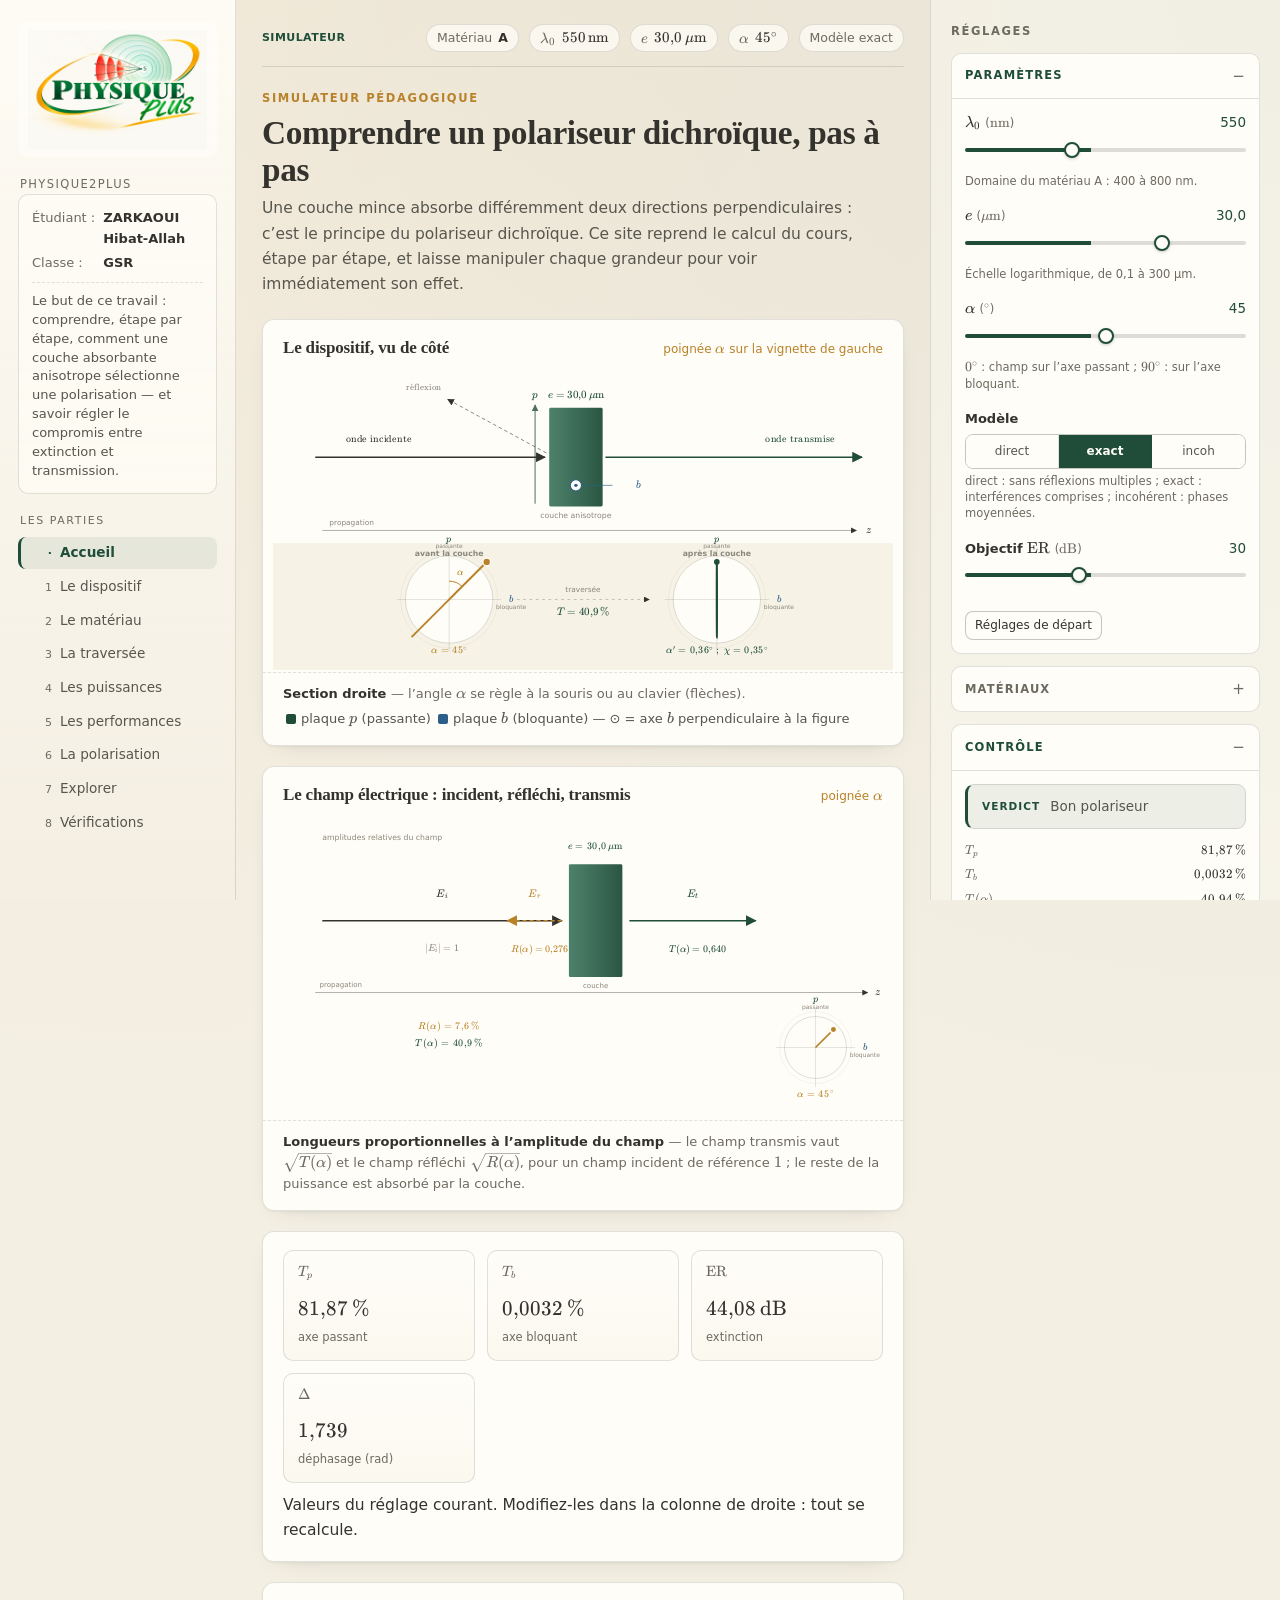
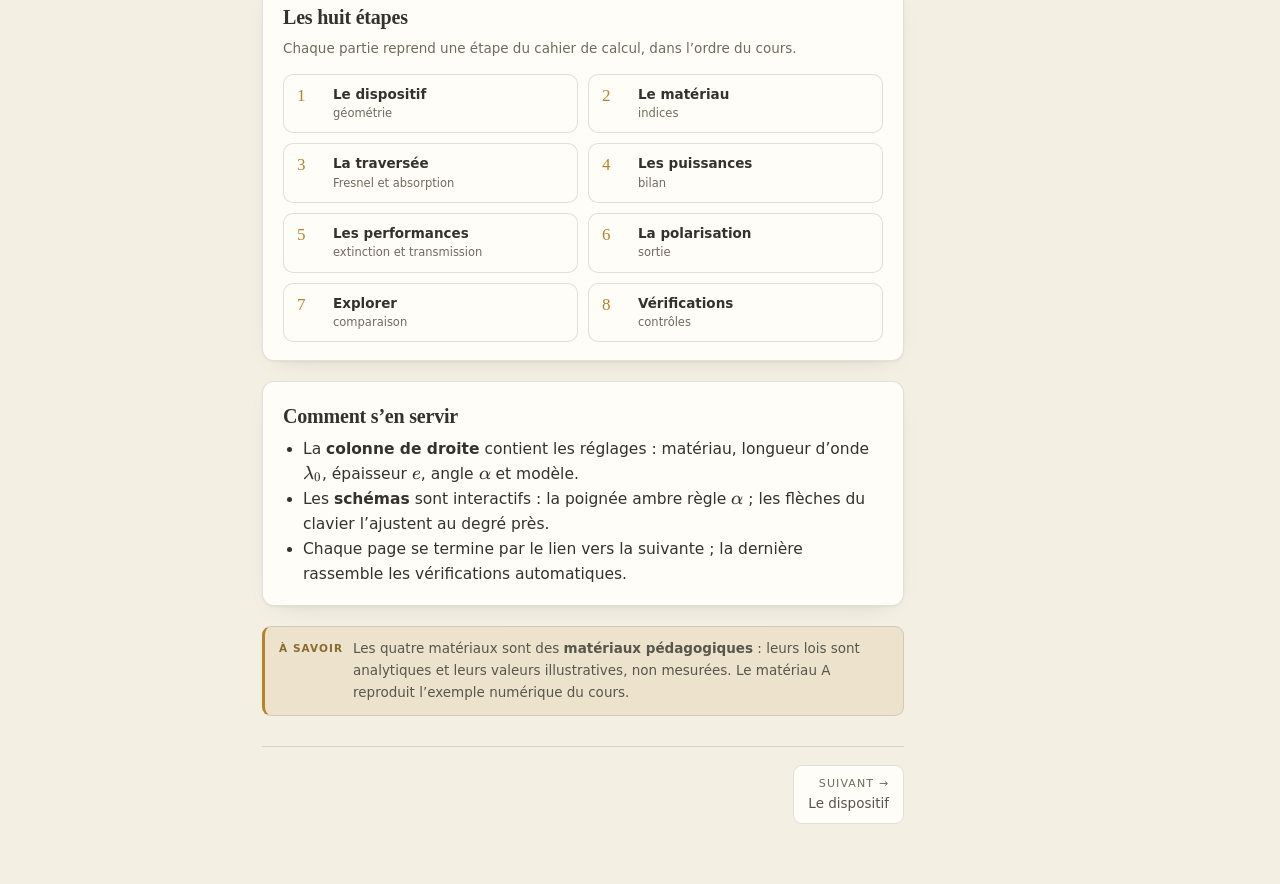
<file: Projet par défaut/site/index.html>
<!DOCTYPE html>
<html lang="fr">
<head>
  <meta charset="utf-8">
  <meta name="viewport" content="width=device-width, initial-scale=1">
  <title>Physique2plus — simulateur de polariseur dichroïque</title>
  <meta name="description" content="Physique2plus — simulateur pas à pas d'un polariseur dichroïque : indices complexes, Fresnel, absorption, puissances, performances et polarisation de sortie.">
  <link rel="icon" href="assets/logo.png">
  <link rel="stylesheet" href="vendor/katex/katex.min.css">
  <link rel="stylesheet" href="css/style.css">
</head>
<body>
  <a class="sr-only" href="#part">Aller au contenu</a>

  <div class="app">
    <aside class="sidebar">
      <a class="brand" href="#/accueil" aria-label="Accueil">
        <img src="assets/logo.png" alt="Physique2plus">
      </a>
      <p class="brand-caption">Physique2plus</p>

      <div class="who">
        <dl>
          <dt>Étudiant :</dt><dd>ZARKAOUI Hibat-Allah</dd>
          <dt>Classe :</dt><dd>GSR</dd>
        </dl>
        <p class="goal">Le but de ce travail : comprendre, étape par étape, comment une couche absorbante anisotrope sélectionne une polarisation — et savoir régler le compromis entre extinction et transmission.</p>
      </div>

      <p class="nav-title">Les parties</p>
      <nav class="nav" id="nav" aria-label="Parties du site"></nav>
    </aside>

    <main class="main" id="main">
      <div id="part" tabindex="-1">
        <noscript>
          <p>Ce simulateur a besoin de JavaScript pour calculer et dessiner les schémas.</p>
        </noscript>
      </div>
    </main>

    <aside class="rail" id="rail" aria-label="Paramètres, matériaux et équations"></aside>
  </div>

  <button type="button" class="rail-toggle" id="rail-toggle" aria-controls="rail" aria-expanded="false">
    <span class="rail-toggle-dot" aria-hidden="true"></span>Réglages
  </button>
  <div class="rail-backdrop" id="rail-backdrop" hidden></div>

  <script src="vendor/katex/katex.min.js"></script>
  <script src="vendor/katex/auto-render.min.js"></script>
  <script src="js/complex.js"></script>
  <script src="js/materials.js"></script>
  <script src="js/physics.js"></script>
  <script src="js/format.js"></script>
  <script src="js/tests.js"></script>
  <script src="js/chart.js"></script>
  <script src="js/schematic.js"></script>
  <script src="js/app.js"></script>
</body>
</html>
</file>
<file: Projet par défaut/site/css/style.css>
/* ==========================================================================
   Polariseur dichroïque — feuille de style
   Palette « papier » : crème, vert profond, ambre.
   ========================================================================== */

:root {
  --paper: #f4efe3;
  --paper-2: #faf7ef;
  --card: #fffdf7;
  --ink: #33322c;
  --ink-soft: #57564d;
  --muted: #6d6b60;
  --line: rgba(51, 50, 44, 0.14);
  --line-strong: rgba(51, 50, 44, 0.28);
  --green: #1f4d3a;
  --green-2: #2e6b52;
  --green-tint: rgba(31, 77, 58, 0.08);
  --amber: #b8822a;
  --amber-tint: rgba(184, 130, 42, 0.12);
  --blue: #2b5f8a;
  --red: #9a3b2e;
  --red-tint: rgba(154, 59, 46, 0.1);
  --radius: 12px;
  --shadow: 0 1px 2px rgba(51, 50, 44, 0.05), 0 8px 24px -18px rgba(51, 50, 44, 0.35);
  --serif: "Iowan Old Style", "Palatino Linotype", "Book Antiqua", Georgia, serif;
  --sans: "Segoe UI", system-ui, -apple-system, "Helvetica Neue", Arial, sans-serif;
}

* {
  box-sizing: border-box;
}

html {
  scroll-behavior: smooth;
}

body {
  margin: 0;
  background: var(--paper);
  background-image: radial-gradient(circle at 12% -10%, rgba(184, 130, 42, 0.07), transparent 45%),
    radial-gradient(circle at 100% 0%, rgba(31, 77, 58, 0.06), transparent 40%);
  color: var(--ink);
  font-family: var(--sans);
  font-size: 15.5px;
  line-height: 1.62;
  -webkit-font-smoothing: antialiased;
}

a {
  color: var(--green);
  text-decoration-color: rgba(31, 77, 58, 0.35);
  text-underline-offset: 3px;
}

a:hover {
  text-decoration-color: var(--green);
}

h1,
h2,
h3,
h4 {
  font-family: var(--serif);
  font-weight: 600;
  letter-spacing: -0.01em;
  color: var(--ink);
  margin: 0;
}

p {
  margin: 0 0 0.9em;
}

p:last-child {
  margin-bottom: 0;
}

code,
kbd {
  font-family: "Cascadia Mono", Consolas, monospace;
  font-size: 0.9em;
  background: rgba(51, 50, 44, 0.06);
  padding: 0.08em 0.32em;
  border-radius: 4px;
}

:focus-visible {
  outline: 2px solid var(--amber);
  outline-offset: 3px;
}

/* ============================== mise en page ============================== */

.app {
  display: grid;
  grid-template-columns: 252px minmax(0, 1fr) 384px;
  align-items: start;
  min-height: 100vh;
}

/* -------------------------------- sidebar -------------------------------- */

.sidebar {
  position: sticky;
  top: 0;
  height: 100vh;
  overflow-y: auto;
  padding: 22px 18px 40px;
  border-right: 1px solid var(--line);
  background: linear-gradient(180deg, rgba(255, 253, 247, 0.9), rgba(244, 239, 227, 0.65));
  scrollbar-width: thin;
}

.brand {
  display: block;
  margin-bottom: 18px;
}

.brand img {
  display: block;
  width: 100%;
  height: auto;
  background: #fff;
  border-radius: 10px;
  padding: 8px 10px;
  mix-blend-mode: multiply;
}

.brand-caption {
  margin: 10px 2px 0;
  font-size: 11.5px;
  letter-spacing: 0.12em;
  text-transform: uppercase;
  color: var(--muted);
}

.who {
  margin: 0 0 18px;
  padding: 12px 13px;
  border: 1px solid var(--line);
  border-radius: 10px;
  background: rgba(255, 253, 247, 0.6);
  font-size: 13px;
}

.who dl {
  display: grid;
  grid-template-columns: auto 1fr;
  gap: 3px 8px;
  margin: 0;
}

.who dt {
  color: var(--muted);
}

.who dd {
  margin: 0;
  font-weight: 600;
  color: var(--ink);
}

.who .goal {
  margin-top: 9px;
  padding-top: 9px;
  border-top: 1px dashed var(--line);
  color: var(--ink-soft);
  font-weight: 400;
  line-height: 1.45;
}

.nav-title {
  font-size: 11px;
  letter-spacing: 0.14em;
  text-transform: uppercase;
  color: var(--muted);
  margin: 0 2px 8px;
}

.nav {
  display: flex;
  flex-direction: column;
  gap: 2px;
}

.nav a {
  display: grid;
  grid-template-columns: 22px 1fr;
  gap: 8px;
  align-items: baseline;
  padding: 7px 9px;
  border-radius: 8px;
  color: var(--ink-soft);
  text-decoration: none;
  font-size: 13.6px;
  line-height: 1.3;
  border-left: 3px solid transparent;
  transition: background 0.14s, color 0.14s;
}

.nav a .n {
  font-size: 11px;
  font-variant-numeric: tabular-nums;
  color: var(--muted);
  text-align: right;
}

.nav a:hover {
  background: rgba(31, 77, 58, 0.06);
  color: var(--ink);
}

.nav a.active {
  background: var(--green-tint);
  border-left-color: var(--green);
  color: var(--green);
  font-weight: 600;
}

.nav a.active .n {
  color: var(--green);
}

.sidebar-foot {
  margin-top: 22px;
  padding-top: 14px;
  border-top: 1px solid var(--line);
  font-size: 11.5px;
  color: var(--muted);
  line-height: 1.5;
}

/* --------------------------------- main ---------------------------------- */

.main {
  min-width: 0;
  padding: 26px 34px 70px;
  max-width: 1020px;
}

.topbar {
  display: flex;
  flex-wrap: wrap;
  align-items: center;
  gap: 8px 10px;
  padding-bottom: 14px;
  margin-bottom: 22px;
  border-bottom: 1px solid var(--line);
  font-size: 12.5px;
  color: var(--muted);
}

.topbar .crumb {
  font-weight: 600;
  color: var(--green);
  letter-spacing: 0.04em;
  text-transform: uppercase;
  font-size: 11px;
}

.topbar .spacer {
  flex: 1;
}

.chip {
  display: inline-flex;
  align-items: center;
  gap: 6px;
  padding: 3px 10px;
  border: 1px solid var(--line);
  border-radius: 999px;
  background: rgba(255, 253, 247, 0.75);
  white-space: nowrap;
}

.chip b {
  font-weight: 600;
  color: var(--ink);
}

.part-head {
  margin-bottom: 22px;
}

.kicker {
  font-size: 11.5px;
  letter-spacing: 0.14em;
  text-transform: uppercase;
  color: var(--amber);
  font-weight: 700;
  margin-bottom: 6px;
}

.part-head h1 {
  font-size: clamp(26px, 2.6vw, 36px);
  line-height: 1.12;
  margin-bottom: 8px;
}

.part-head .lede {
  max-width: 62ch;
  color: var(--ink-soft);
  font-size: 15.5px;
}

.part-head .lede .katex {
  font-size: 1.02em;
}

/* -------------------------------- cartes --------------------------------- */

.card {
  background: var(--card);
  border: 1px solid var(--line);
  border-radius: var(--radius);
  box-shadow: var(--shadow);
  padding: 18px 20px;
  margin-bottom: 20px;
}

.card > h2 {
  font-size: 20px;
  margin-bottom: 4px;
}

.card > h2 + .sub {
  color: var(--muted);
  font-size: 13.5px;
  margin-bottom: 14px;
}

.card.flush {
  padding: 0;
  overflow: hidden;
}

.card.flush > .card-body {
  padding: 18px 20px;
}

.section-label {
  display: flex;
  align-items: baseline;
  gap: 10px;
  margin: 30px 0 12px;
}

.section-label h2 {
  font-size: 13px;
  letter-spacing: 0.14em;
  text-transform: uppercase;
  font-family: var(--sans);
  color: var(--muted);
  font-weight: 700;
}

.section-label::after {
  content: "";
  flex: 1;
  height: 1px;
  background: var(--line);
}

/* -------------------------------- figure --------------------------------- */

.figure {
  padding: 0;
  overflow: hidden;
}

.figure-head {
  display: flex;
  align-items: baseline;
  justify-content: space-between;
  gap: 14px;
  padding: 14px 20px 0;
}

.figure-head h3 {
  font-size: 17px;
}

.figure-head .hint {
  font-size: 12px;
  color: var(--amber);
  white-space: nowrap;
}

.figure-body {
  padding: 6px 10px 2px;
}

.figure-body svg {
  display: block;
  width: 100%;
  height: auto;
}

.figure-foot {
  padding: 10px 20px 16px;
  border-top: 1px dashed var(--line);
  display: grid;
  gap: 4px;
  font-size: 13px;
  color: var(--ink-soft);
}

.figure-foot .name {
  font-weight: 600;
  color: var(--ink);
}

.figure-foot .name span {
  font-weight: 400;
  color: var(--muted);
}

.figure-foot .sw {
  display: inline-block;
  width: 10px;
  height: 10px;
  border-radius: 2px;
  margin: 0 5px 0 3px;
  vertical-align: -1px;
}

.figure-foot .sw-p {
  background: var(--green);
}

.figure-foot .sw-b {
  background: var(--blue);
}

/* ------------------------------- indicateurs ------------------------------ */

.indicators {
  display: grid;
  grid-template-columns: repeat(auto-fit, minmax(148px, 1fr));
  gap: 12px;
}

.ind {
  position: relative;
  padding: 12px 14px 13px;
  border: 1px solid var(--line);
  border-radius: 10px;
  background: linear-gradient(180deg, #fffdf8, #fbf8ef);
}

.ind .lbl {
  font-size: 12px;
  color: var(--muted);
  display: block;
  margin-bottom: 4px;
  min-height: 2.4em;
  line-height: 1.25;
}

.ind .val {
  font-size: 21px;
  color: var(--ink);
  line-height: 1.1;
}

.ind .val .katex {
  font-size: 1.02em;
}

.ind .hint {
  display: block;
  margin-top: 5px;
  font-size: 11.5px;
  color: var(--muted);
}

.ind.good {
  border-color: rgba(31, 77, 58, 0.35);
  background: linear-gradient(180deg, rgba(31, 77, 58, 0.07), rgba(31, 77, 58, 0.02));
}

.ind.warn {
  border-color: rgba(184, 130, 42, 0.45);
  background: linear-gradient(180deg, rgba(184, 130, 42, 0.1), rgba(184, 130, 42, 0.02));
}

.ind.bad {
  border-color: rgba(154, 59, 46, 0.4);
  background: linear-gradient(180deg, rgba(154, 59, 46, 0.08), rgba(154, 59, 46, 0.02));
}

/* -------------------------------- callouts -------------------------------- */

.note {
  display: flex;
  gap: 10px;
  padding: 11px 14px;
  border-radius: 9px;
  border: 1px solid var(--line);
  border-left: 3px solid var(--muted);
  background: rgba(255, 253, 247, 0.7);
  font-size: 13.5px;
  color: var(--ink-soft);
  margin: 12px 0;
}

.note .tag {
  font-size: 10.5px;
  letter-spacing: 0.1em;
  text-transform: uppercase;
  font-weight: 700;
  color: var(--muted);
  padding-top: 2px;
  white-space: nowrap;
}

.note.info {
  border-left-color: var(--blue);
}

.note.info .tag {
  color: var(--blue);
}

.note.warn {
  border-left-color: var(--amber);
  background: var(--amber-tint);
}

.note.warn .tag {
  color: #8a6a2f;
}

.note.bad {
  border-left-color: var(--red);
  background: var(--red-tint);
}

.note.bad .tag {
  color: var(--red);
}

.note.good {
  border-left-color: var(--green);
  background: var(--green-tint);
}

.note.good .tag {
  color: var(--green);
}

/* --------------------------------- tables --------------------------------- */

.table-wrap {
  overflow-x: auto;
  border: 1px solid var(--line);
  border-radius: 10px;
  background: var(--card);
}

table {
  width: 100%;
  border-collapse: collapse;
  font-size: 13.5px;
}

th,
td {
  padding: 8px 12px;
  text-align: left;
  border-bottom: 1px solid var(--line);
  vertical-align: top;
}

th {
  font-size: 11.5px;
  letter-spacing: 0.06em;
  text-transform: uppercase;
  color: var(--muted);
  font-weight: 700;
  background: rgba(51, 50, 44, 0.03);
  white-space: nowrap;
}

tbody tr:last-child td {
  border-bottom: none;
}

td.num,
th.num {
  text-align: right;
  font-variant-numeric: tabular-nums;
  white-space: nowrap;
}

tr.highlight td {
  background: var(--green-tint);
}

td .katex {
  font-size: 1.02em;
}

/* --------------------------------- boutons -------------------------------- */

.btn {
  display: inline-flex;
  align-items: center;
  justify-content: center;
  gap: 7px;
  padding: 8px 14px;
  border: 1px solid var(--line-strong);
  border-radius: 8px;
  background: var(--card);
  color: var(--ink);
  font: inherit;
  font-size: 13.5px;
  cursor: pointer;
  transition: background 0.14s, border-color 0.14s, transform 0.06s;
}

.btn:hover {
  background: #fff;
  border-color: var(--green);
  color: var(--green);
}

.btn:active {
  transform: translateY(1px);
}

.btn.primary {
  background: var(--green);
  border-color: var(--green);
  color: #fffdf7;
}

.btn.primary:hover {
  background: var(--green-2);
  color: #fff;
}

.btn.small {
  padding: 4px 9px;
  font-size: 12px;
}

.btn.ghost {
  border-color: transparent;
  background: transparent;
  color: var(--muted);
}

.btn-row {
  display: flex;
  flex-wrap: wrap;
  gap: 8px;
  align-items: center;
}

.pager {
  display: flex;
  justify-content: space-between;
  gap: 12px;
  margin-top: 30px;
  padding-top: 18px;
  border-top: 1px solid var(--line);
}

.pager a {
  display: inline-flex;
  align-items: center;
  gap: 8px;
  padding: 9px 14px;
  border: 1px solid var(--line);
  border-radius: 9px;
  background: var(--card);
  text-decoration: none;
  color: var(--ink-soft);
  font-size: 13.5px;
  max-width: 46%;
}

.pager a:hover {
  border-color: var(--green);
  color: var(--green);
}

.pager a .dir {
  font-size: 11px;
  text-transform: uppercase;
  letter-spacing: 0.1em;
  color: var(--muted);
  display: block;
}

.pager a.next {
  text-align: right;
  margin-left: auto;
}

/* ---------------------------------- rail ---------------------------------- */

.rail {
  position: sticky;
  top: 0;
  height: 100vh;
  overflow-y: auto;
  padding: 22px 20px 40px;
  border-left: 1px solid var(--line);
  background: rgba(250, 247, 239, 0.55);
  scrollbar-width: thin;
}

.rail h2 {
  font-size: 11.5px;
  letter-spacing: 0.14em;
  text-transform: uppercase;
  font-family: var(--sans);
  color: var(--muted);
  margin: 0 0 12px;
}

.rail-head {
  display: flex;
  align-items: center;
  justify-content: space-between;
  gap: 12px;
  margin-bottom: 12px;
}

.rail-head h2 {
  margin: 0;
}

.rail-toggle,
.rail-backdrop,
.rail-close {
  display: none;
}

details.panel {
  border: 1px solid var(--line);
  border-radius: 10px;
  background: var(--card);
  margin-bottom: 12px;
  overflow: hidden;
}

details.panel > summary {
  display: flex;
  align-items: center;
  justify-content: space-between;
  gap: 10px;
  padding: 10px 13px;
  cursor: pointer;
  font-size: 11.5px;
  letter-spacing: 0.1em;
  text-transform: uppercase;
  font-weight: 700;
  color: var(--muted);
  list-style: none;
  user-select: none;
}

details.panel > summary::-webkit-details-marker {
  display: none;
}

details.panel > summary::after {
  content: "+";
  font-size: 15px;
  color: var(--muted);
  font-weight: 400;
}

details.panel[open] > summary::after {
  content: "\2212";
}

details.panel[open] > summary {
  border-bottom: 1px solid var(--line);
  color: var(--green);
}

.panel-body {
  padding: 13px;
}

/* ------------------------------- commandes -------------------------------- */

.field {
  margin-bottom: 16px;
}

.field:last-child {
  margin-bottom: 0;
}

.field-head {
  display: flex;
  align-items: baseline;
  justify-content: space-between;
  gap: 8px;
  margin-bottom: 5px;
}

.field-head label {
  font-size: 13px;
  font-weight: 600;
  color: var(--ink);
}

.field-head .readout {
  font-size: 13.5px;
  color: var(--green);
  font-variant-numeric: tabular-nums;
}

.field .hint {
  font-size: 11.5px;
  color: var(--muted);
  margin-top: 4px;
  line-height: 1.4;
}

select {
  width: 100%;
  padding: 8px 10px;
  border: 1px solid var(--line-strong);
  border-radius: 8px;
  background: var(--card);
  color: var(--ink);
  font: inherit;
  font-size: 13.5px;
}

input[type="range"] {
  -webkit-appearance: none;
  appearance: none;
  width: 100%;
  height: 22px;
  background: transparent;
  margin: 0;
}

input[type="range"]::-webkit-slider-runnable-track {
  height: 4px;
  border-radius: 2px;
  background: linear-gradient(90deg, var(--green) 0%, var(--green) 45%, rgba(51, 50, 44, 0.16) 45%);
}

input[type="range"]::-moz-range-track {
  height: 4px;
  border-radius: 2px;
  background: rgba(51, 50, 44, 0.16);
}

input[type="range"]::-webkit-slider-thumb {
  -webkit-appearance: none;
  appearance: none;
  width: 16px;
  height: 16px;
  margin-top: -6px;
  border-radius: 50%;
  background: var(--card);
  border: 2.5px solid var(--green);
  box-shadow: 0 1px 3px rgba(51, 50, 44, 0.25);
  cursor: grab;
}

input[type="range"]::-moz-range-thumb {
  width: 14px;
  height: 14px;
  border-radius: 50%;
  background: var(--card);
  border: 2.5px solid var(--green);
  cursor: grab;
}

.seg {
  display: grid;
  grid-template-columns: repeat(3, 1fr);
  gap: 0;
  border: 1px solid var(--line-strong);
  border-radius: 8px;
  overflow: hidden;
}

.seg button {
  border: none;
  border-right: 1px solid var(--line);
  background: var(--card);
  padding: 7px 4px;
  font: inherit;
  font-size: 12px;
  color: var(--ink-soft);
  cursor: pointer;
}

.seg button:last-child {
  border-right: none;
}

.seg button[aria-pressed="true"] {
  background: var(--green);
  color: #fffdf7;
  font-weight: 600;
}

.toggle {
  display: flex;
  align-items: center;
  gap: 8px;
  font-size: 12.5px;
  color: var(--ink-soft);
  cursor: pointer;
}

.toggle input {
  accent-color: var(--green);
  width: 15px;
  height: 15px;
}

/* ------------------------------ matériaux --------------------------------- */

.mat-list {
  display: grid;
  gap: 8px;
}

.mat {
  border: 1px solid var(--line);
  border-radius: 9px;
  padding: 9px 11px;
  background: rgba(255, 253, 247, 0.6);
  cursor: pointer;
  text-align: left;
  font: inherit;
  color: inherit;
  transition: border-color 0.14s, background 0.14s;
}

.mat:hover {
  border-color: var(--green);
}

.mat[aria-pressed="true"] {
  border-color: var(--green);
  background: var(--green-tint);
  box-shadow: inset 3px 0 0 var(--green);
}

.mat .mat-name {
  font-size: 13px;
  font-weight: 600;
  display: flex;
  align-items: center;
  gap: 6px;
}

.mat .dot {
  width: 8px;
  height: 8px;
  border-radius: 50%;
  flex: none;
}

.mat .mat-law {
  margin-top: 3px;
  font-size: 12px;
  color: var(--ink-soft);
  line-height: 1.5;
}

.mat .mat-law .katex {
  font-size: 1em;
}

.mat .mat-range {
  margin-top: 3px;
  font-size: 11px;
  color: var(--muted);
}

/* --------------------------------- équations ------------------------------ */

.eq-list {
  display: grid;
  gap: 10px;
}

.eq {
  padding: 10px 12px;
  border-left: 2px solid rgba(31, 77, 58, 0.25);
  background: rgba(31, 77, 58, 0.035);
  border-radius: 0 7px 7px 0;
  overflow-x: auto;
  overflow-y: hidden;
}

.eq .katex-display {
  margin: 0;
}

.eq .katex {
  font-size: 1.02em;
}

.eq .eq-note {
  display: block;
  margin-top: 4px;
  font-size: 11.5px;
  color: var(--muted);
}

/* ------------------------------- graphiques ------------------------------- */

.chart-card {
  border: 1px solid var(--line);
  border-radius: 10px;
  background: var(--card);
  overflow: hidden;
}

.chart-head {
  display: flex;
  align-items: baseline;
  justify-content: space-between;
  gap: 14px;
  flex-wrap: wrap;
  padding: 12px 14px 0;
}

.chart-title {
  font-family: var(--serif);
  font-size: 15.5px;
  color: var(--ink);
}

.chart-legend {
  display: flex;
  flex-wrap: wrap;
  gap: 6px 14px;
  align-items: center;
  font-size: 12px;
  color: var(--ink-soft);
}

.lg-item {
  display: inline-flex;
  align-items: center;
  gap: 6px;
}

.lg-swatch {
  display: inline-block;
  width: 16px;
  height: 3px;
  border-radius: 2px;
}

.chart-body {
  padding: 2px 8px 0;
}

.chart-body svg {
  display: block;
  width: 100%;
  height: auto;
}

.chart-note {
  margin: 0;
  padding: 8px 14px 12px;
  font-size: 12px;
  color: var(--muted);
  border-top: 1px dashed var(--line);
}

.chart-empty {
  padding: 30px 16px;
  text-align: center;
  color: var(--muted);
  font-size: 13px;
  border: 1px dashed var(--line);
  border-radius: 10px;
}

.chart-grid {
  display: grid;
  gap: 16px;
}

/* --------------------------------- tests ---------------------------------- */

.test-summary {
  display: grid;
  grid-template-columns: repeat(auto-fit, minmax(210px, 1fr));
  gap: 10px;
  margin-bottom: 6px;
}

.ctrl {
  display: flex;
  gap: 9px;
  align-items: flex-start;
  padding: 10px 12px;
  border: 1px solid var(--line);
  border-radius: 9px;
  background: var(--card);
  font-size: 13px;
  line-height: 1.45;
}

.ctrl .mark {
  flex: none;
  width: 20px;
  height: 20px;
  border-radius: 50%;
  display: grid;
  place-items: center;
  font-size: 12px;
  font-weight: 700;
  color: #fffdf7;
  background: var(--green);
  margin-top: 1px;
}

.ctrl.fail .mark {
  background: var(--red);
}

.ctrl .ref {
  display: block;
  margin-top: 2px;
  font-size: 11px;
  color: var(--muted);
}

.test {
  border: 1px solid var(--line);
  border-radius: 10px;
  background: var(--card);
  padding: 12px 14px;
  margin-bottom: 9px;
}

.test-head {
  display: flex;
  align-items: baseline;
  gap: 9px;
  flex-wrap: wrap;
}

.test-head .badge {
  flex: none;
  font-size: 11px;
  font-weight: 700;
  padding: 2px 8px;
  border-radius: 999px;
  letter-spacing: 0.04em;
}

.test.pass .badge {
  background: var(--green-tint);
  color: var(--green);
}

.test.fail .badge {
  background: var(--red-tint);
  color: var(--red);
}

.test-head .t {
  font-weight: 600;
  font-size: 14px;
}

.test-head .id {
  font-size: 11px;
  color: var(--muted);
  font-variant-numeric: tabular-nums;
}

.test .need,
.test .got,
.test .exp {
  font-size: 13px;
  margin-top: 5px;
  color: var(--ink-soft);
}

.test .k {
  display: inline-block;
  min-width: 72px;
  font-size: 10.5px;
  letter-spacing: 0.08em;
  text-transform: uppercase;
  color: var(--muted);
  font-weight: 700;
}

.test .katex {
  font-size: 1.03em;
}

/* --------------------------------- divers --------------------------------- */

.bars {
  display: grid;
  gap: 8px;
  margin: 6px 0 2px;
}

.bar-row {
  display: grid;
  grid-template-columns: 92px 1fr 74px;
  align-items: center;
  gap: 10px;
  font-size: 12.5px;
}

.bar {
  height: 12px;
  border-radius: 6px;
  background: rgba(51, 50, 44, 0.08);
  overflow: hidden;
  display: flex;
}

.bar span {
  display: block;
  height: 100%;
}

.bar .seg-t {
  background: var(--green);
}

.bar .seg-r {
  background: var(--amber);
}

.bar .seg-a {
  background: rgba(51, 50, 44, 0.35);
}

.bar-row .v {
  text-align: right;
  font-variant-numeric: tabular-nums;
  color: var(--ink-soft);
}

.legend-inline {
  display: flex;
  gap: 14px;
  flex-wrap: wrap;
  font-size: 11.5px;
  color: var(--muted);
  margin-top: 4px;
}

.legend-inline i {
  display: inline-block;
  width: 10px;
  height: 10px;
  border-radius: 2px;
  margin-right: 4px;
  vertical-align: -1px;
}

.kv {
  display: grid;
  grid-template-columns: auto 1fr;
  gap: 3px 12px;
  font-size: 13px;
  margin: 0;
}

.kv dt {
  color: var(--muted);
}

.kv dd {
  margin: 0;
  text-align: right;
  font-variant-numeric: tabular-nums;
}

.kv .katex {
  font-size: 1.02em;
}

.two-col {
  display: grid;
  grid-template-columns: 1fr 1fr;
  gap: 18px;
}

.stack {
  display: grid;
  gap: 14px;
}

.hero {
  display: grid;
  grid-template-columns: 1.35fr 1fr;
  gap: 22px;
  align-items: start;
}

.hero .big {
  font-family: var(--serif);
  font-size: 19px;
  line-height: 1.5;
  color: var(--ink);
}

.cards-3 {
  display: grid;
  grid-template-columns: repeat(auto-fit, minmax(200px, 1fr));
  gap: 12px;
}

.mini {
  border: 1px solid var(--line);
  border-radius: 10px;
  padding: 12px 14px;
  background: rgba(255, 253, 247, 0.7);
}

.mini h4 {
  font-family: var(--sans);
  font-size: 11px;
  letter-spacing: 0.1em;
  text-transform: uppercase;
  color: var(--muted);
  margin-bottom: 5px;
}

.mini .big-num {
  font-family: var(--serif);
  font-size: 22px;
  color: var(--green);
}

.mini p {
  font-size: 12.5px;
  color: var(--ink-soft);
  margin-top: 3px;
}

.toc {
  display: grid;
  grid-template-columns: repeat(auto-fit, minmax(240px, 1fr));
  gap: 10px;
  padding: 0;
  margin: 0;
  list-style: none;
}

.toc li a {
  display: grid;
  grid-template-columns: 26px 1fr;
  gap: 10px;
  padding: 11px 13px;
  border: 1px solid var(--line);
  border-radius: 10px;
  background: var(--card);
  text-decoration: none;
  color: var(--ink);
  height: 100%;
}

.toc li a:hover {
  border-color: var(--green);
}

.toc .num {
  font-family: var(--serif);
  font-size: 17px;
  color: var(--amber);
  line-height: 1.2;
}

.toc .t {
  font-weight: 600;
  font-size: 13.5px;
  display: block;
  line-height: 1.3;
}

.toc .d {
  display: block;
  font-size: 11.5px;
  color: var(--muted);
  margin-top: 2px;
  line-height: 1.4;
}

.badge-soft {
  display: inline-block;
  padding: 1px 7px;
  border-radius: 999px;
  background: var(--amber-tint);
  color: #8a6a2f;
  font-size: 11px;
  font-weight: 600;
}

.mono {
  font-variant-numeric: tabular-nums;
}

.sr-only {
  position: absolute;
  width: 1px;
  height: 1px;
  padding: 0;
  margin: -1px;
  overflow: hidden;
  clip: rect(0, 0, 0, 0);
  white-space: nowrap;
  border: 0;
}

/* ------------------------------- responsive ------------------------------- */

@media (max-width: 1440px) {
  .app {
    grid-template-columns: 236px minmax(0, 1fr) 350px;
  }
  .main {
    padding: 24px 26px 60px;
  }
}

@media (max-width: 1220px) {
  .app {
    grid-template-columns: 226px minmax(0, 1fr);
  }
  .rail {
    position: fixed;
    top: 0;
    right: 0;
    bottom: 0;
    left: auto;
    width: min(400px, 92vw);
    height: 100%;
    max-height: 100%;
    overflow-y: auto;
    overscroll-behavior: contain;
    z-index: 60;
    border-left: 1px solid var(--line);
    border-top: none;
    padding: 20px 18px 34px;
    background: var(--card);
    box-shadow: -20px 0 48px rgba(30, 29, 25, 0.22);
    transform: translateX(103%);
    transition: transform 0.22s ease;
    display: block;
  }
  .rail.open {
    transform: translateX(0);
  }
  .rail > h2 {
    display: none;
  }
  .rail-toggle {
    display: inline-flex;
    align-items: center;
    gap: 8px;
    position: fixed;
    right: 16px;
    bottom: 16px;
    z-index: 70;
    padding: 11px 18px;
    border: 0;
    border-radius: 999px;
    background: var(--green);
    color: var(--card);
    font: 600 13.5px/1 var(--sans);
    box-shadow: 0 8px 22px rgba(31, 77, 58, 0.32);
    cursor: pointer;
  }
  .rail-toggle:focus-visible {
    outline: 2px solid var(--amber);
    outline-offset: 3px;
  }
  .rail-toggle-dot {
    width: 8px;
    height: 8px;
    border-radius: 50%;
    background: var(--amber);
    box-shadow: 0 0 0 3px rgba(184, 130, 42, 0.28);
  }
  .rail-close {
    display: inline-flex;
    align-items: center;
    justify-content: center;
    width: 32px;
    height: 32px;
    border: 1px solid var(--line);
    border-radius: 8px;
    background: transparent;
    color: var(--ink);
    font-size: 18px;
    line-height: 1;
    cursor: pointer;
  }
  .rail-backdrop {
    display: block;
    position: fixed;
    inset: 0;
    z-index: 55;
    background: rgba(30, 29, 25, 0.42);
  }
  .rail-backdrop[hidden] {
    display: none;
  }
  body.rail-open {
    overflow: hidden;
  }
  .main {
    padding-bottom: 96px;
  }
  details.panel {
    margin-bottom: 0;
  }
}

@media (min-width: 1221px) {
  body.rail-open {
    overflow: auto;
  }
}

@media (max-width: 900px) {
  .app {
    grid-template-columns: 1fr;
  }
  .sidebar {
    position: static;
    height: auto;
    border-right: none;
    border-bottom: 1px solid var(--line);
    padding: 16px 18px;
  }
  .brand img {
    max-width: 220px;
  }
  .nav {
    flex-direction: row;
    flex-wrap: wrap;
    gap: 4px;
  }
  .nav a {
    grid-template-columns: auto;
    padding: 6px 10px;
    border-left: none;
    border: 1px solid var(--line);
    font-size: 12.5px;
  }
  .nav a .n {
    display: none;
  }
  .nav a.active {
    border-color: var(--green);
  }
  .who {
    display: none;
  }
  .sidebar-foot {
    display: none;
  }
  .main {
    padding: 20px 16px 50px;
  }
  .hero,
  .two-col {
    grid-template-columns: 1fr;
  }
  .rail {
    padding: 18px 16px 40px;
  }
  .pager a {
    max-width: 48%;
  }
}

@media print {
  .sidebar,
  .rail,
  .pager,
  .btn-row {
    display: none !important;
  }
  .app {
    display: block;
  }
  .main {
    max-width: none;
    padding: 0;
  }
  .card,
  .chart-card {
    box-shadow: none;
    break-inside: avoid;
  }
}
</file>
